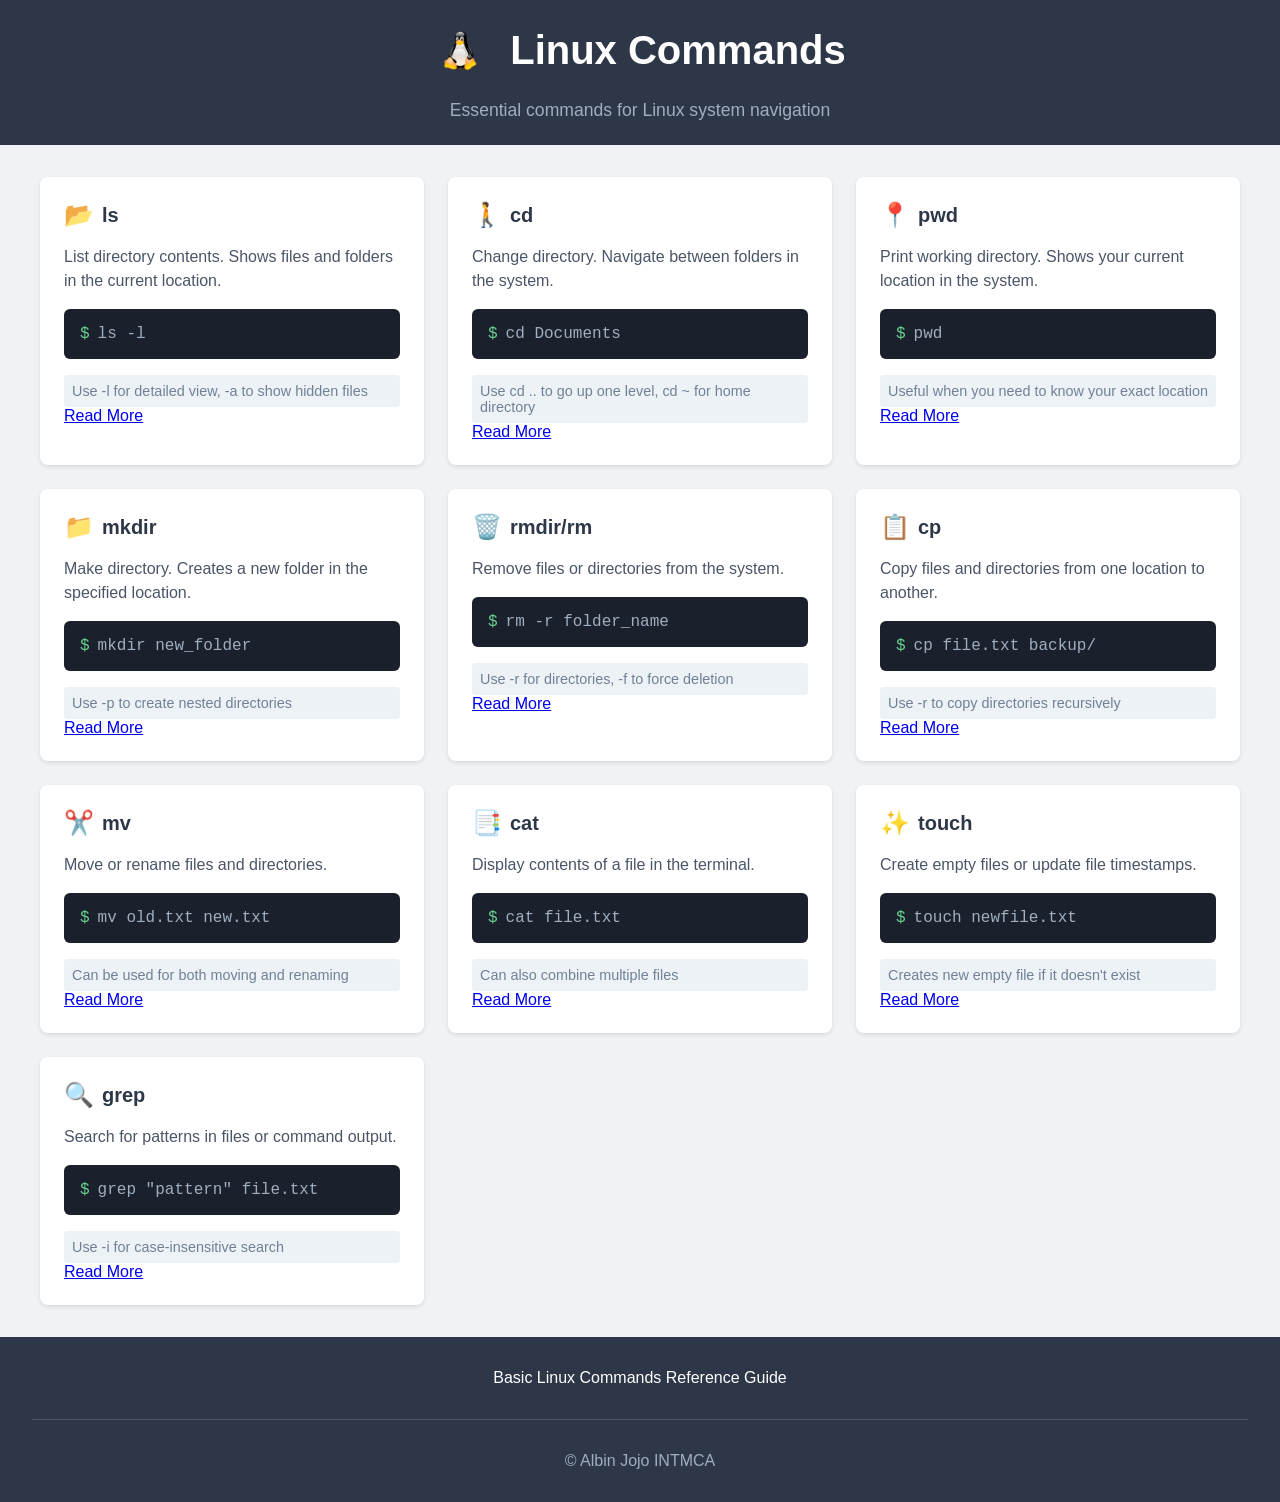
<file: index.html>
<!DOCTYPE html>
<html lang="en">
<head>
    <meta charset="UTF-8">
    <meta name="viewport" content="width=device-width, initial-scale=1.0">
    <title>Linux Commands Tutorial</title>
    <link rel="stylesheet" href="style.css">
</head>
<body>
    <header class="main-header">
        <div class="logo-container">
            <img class="logo-image" src="pngegg.png" alt="Linux Logo">  
            <h1 class="header-title">Linux Commands</h1>
        </div>
        <p class="header-subtitle">Essential commands for Linux system navigation</p>
    </header>

    <main class="main-content">
        <div class="commands-grid">
            <div class="card" onclick="location.href='ls.html'">
                <div class="card-header">
                    <span class="command-icon">📂</span>
                    <span class="command-name">ls</span>
                </div>
                <p class="command-description">List directory contents. Shows files and folders in the current location.</p>
                <div class="example-box">ls -l</div>
                <div class="usage-tips">Use -l for detailed view, -a to show hidden files</div>
                <a href="ls.html" class="read-more">Read More</a>
            </div>

            <div class="card" onclick="location.href='cd.html'">
                <div class="card-header">
                    <span class="command-icon">🚶</span>
                    <span class="command-name">cd</span>
                </div>
                <p class="command-description">Change directory. Navigate between folders in the system.</p>
                <div class="example-box">cd Documents</div>
                <div class="usage-tips">Use cd .. to go up one level, cd ~ for home directory</div>
                <a href="#" class="read-more">Read More</a>
            </div>

            <div class="card" onclick="location.href='pwd.html'">
                <div class="card-header">
                    <span class="command-icon">📍</span>
                    <span class="command-name">pwd</span>
                </div>
                <p class="command-description">Print working directory. Shows your current location in the system.</p>
                <div class="example-box">pwd</div>
                <div class="usage-tips">Useful when you need to know your exact location</div>
                <a href="#" class="read-more">Read More</a>
            </div>

            <div class="card" onclick="location.href='mkdir.html'">
                <div class="card-header">
                    <span class="command-icon">📁</span>
                    <span class="command-name">mkdir</span>
                </div>
                <p class="command-description">Make directory. Creates a new folder in the specified location.</p>
                <div class="example-box">mkdir new_folder</div>
                <div class="usage-tips">Use -p to create nested directories</div>
                <a href="#" class="read-more">Read More</a>
            </div>

            <div class="card" onclick="location.href='rmdir.html'">
                <div class="card-header">
                    <span class="command-icon">🗑️</span>
                    <span class="command-name">rmdir/rm</span>
                </div>
                <p class="command-description">Remove files or directories from the system.</p>
                <div class="example-box">rm -r folder_name</div>
                <div class="usage-tips">Use -r for directories, -f to force deletion</div>
                <a href="#" class="read-more">Read More</a>
            </div>

            <div class="card" onclick="location.href='cp.html'">
                <div class="card-header">
                    <span class="command-icon">📋</span>
                    <span class="command-name">cp</span>
                </div>
                <p class="command-description">Copy files and directories from one location to another.</p>
                <div class="example-box">cp file.txt backup/</div>
                <div class="usage-tips">Use -r to copy directories recursively</div>
                <a href="#" class="read-more">Read More</a>
            </div>

            <div class="card" onclick="location.href='mv.html'">
                <div class="card-header">
                    <span class="command-icon">✂️</span>
                    <span class="command-name">mv</span>
                </div>
                <p class="command-description">Move or rename files and directories.</p>
                <div class="example-box">mv old.txt new.txt</div>
                <div class="usage-tips">Can be used for both moving and renaming</div>
                <a href="#" class="read-more">Read More</a>
            </div>

            <div class="card" onclick="location.href='cat.html'">
                <div class="card-header">
                    <span class="command-icon">📑</span>
                    <span class="command-name">cat</span>
                </div>
                <p class="command-description">Display contents of a file in the terminal.</p>
                <div class="example-box">cat file.txt</div>
                <div class="usage-tips">Can also combine multiple files</div>
                <a href="#" class="read-more">Read More</a>
            </div>

            <div class="card" onclick="location.href='touch.html'">
                <div class="card-header">
                    <span class="command-icon">✨</span>
                    <span class="command-name">touch</span>
                </div>
                <p class="command-description">Create empty files or update file timestamps.</p>
                <div class="example-box">touch newfile.txt</div>
                <div class="usage-tips">Creates new empty file if it doesn't exist</div>
                <a href="#" class="read-more">Read More</a>
            </div>

            <div class="card" onclick="location.href='grep.html'">
                <div class="card-header">
                    <span class="command-icon">🔍</span>
                    <span class="command-name">grep</span>
                </div>
                <p class="command-description">Search for patterns in files or command output.</p>
                <div class="example-box">grep "pattern" file.txt</div>
                <div class="usage-tips">Use -i for case-insensitive search</div>
                <a href="#" class="read-more">Read More</a>
            </div>
        </div>
    </main>

    <footer class="main-footer">
        <div class="footer-content">
            <p>Basic Linux Commands Reference Guide</p>
        </div>
        <div class="footer-bottom">
            <p>&copy; Albin Jojo INTMCA</p>
        </div>
    </footer>
</body>
</html>
</file>
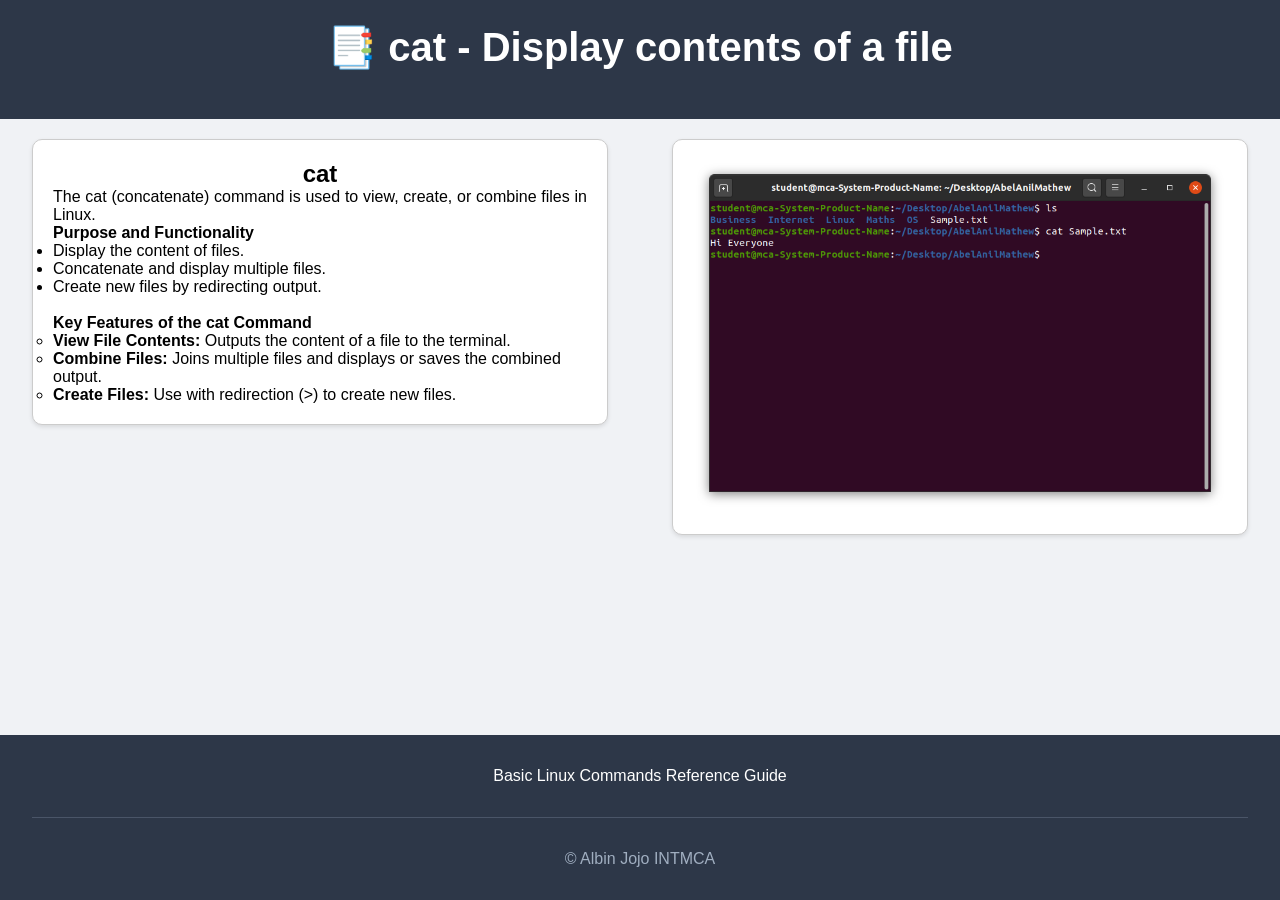
<file: cat.html>
<!DOCTYPE html>
<html lang="en">
<head>
    <meta charset="UTF-8">
    <meta name="viewport" content="width=device-width, initial-scale=1.0">
    <title>Ls-List directory contents</title>
    <link rel="stylesheet" href="style.css">
</head>
<body>
    <header class="main-header">
        <div class="logo-container">
            <h3 class="header-title">📑 cat - Display contents of a file</h3>
        </div>
    </header>
    <main class="content">
        <div class="card-container" style="display: flex; justify-content: space-around; align-items: flex-start; flex-wrap: wrap;">
            <div class="card" style="width: 45%; margin: 20px; padding: 20px; border: 1px solid #ccc; border-radius: 10px;">
                <h2 style="text-align: center;">cat</h2>
                <p style="text-align: justify;">The cat (concatenate) command is used to view, create, or combine files in Linux.<br>
                    <b>Purpose and Functionality</b><br>
                    <ul>
                        <li>Display the content of files.</li>
                        <li>Concatenate and display multiple files.</li>
                        <li>Create new files by redirecting output.</li><br>
                    <b>Key Features of the cat Command</b><br>
                    <ul>
                        <li><b>View File Contents:</b> Outputs the content of a file to the terminal.</li>
                        <li><b>Combine Files:</b> Joins multiple files and displays or saves the combined output.</li>
                        <li><b>Create Files:</b> Use with redirection (>) to create new files.</li>
                </p>
            </div>
            <div class="card" style="width: 45%; margin: 20px; padding: 20px; border: 1px solid #ccc; border-radius: 10px;">
                <div class="image-container" style="text-align: center;">
                    <img src="images/cat_1.png" alt="Image Description" style="max-width: 100%; height: auto; border-radius: 10px;">
                </div>
            </div>
        </div>
    </main>
    <footer class="main-footer">
        <div class="footer-content">
            <p>Basic Linux Commands Reference Guide</p>
        </div>
        <div class="footer-bottom">
            <p>&copy; Albin Jojo INTMCA</p>
        </div>
    </footer>
</body>
</html>
</file>
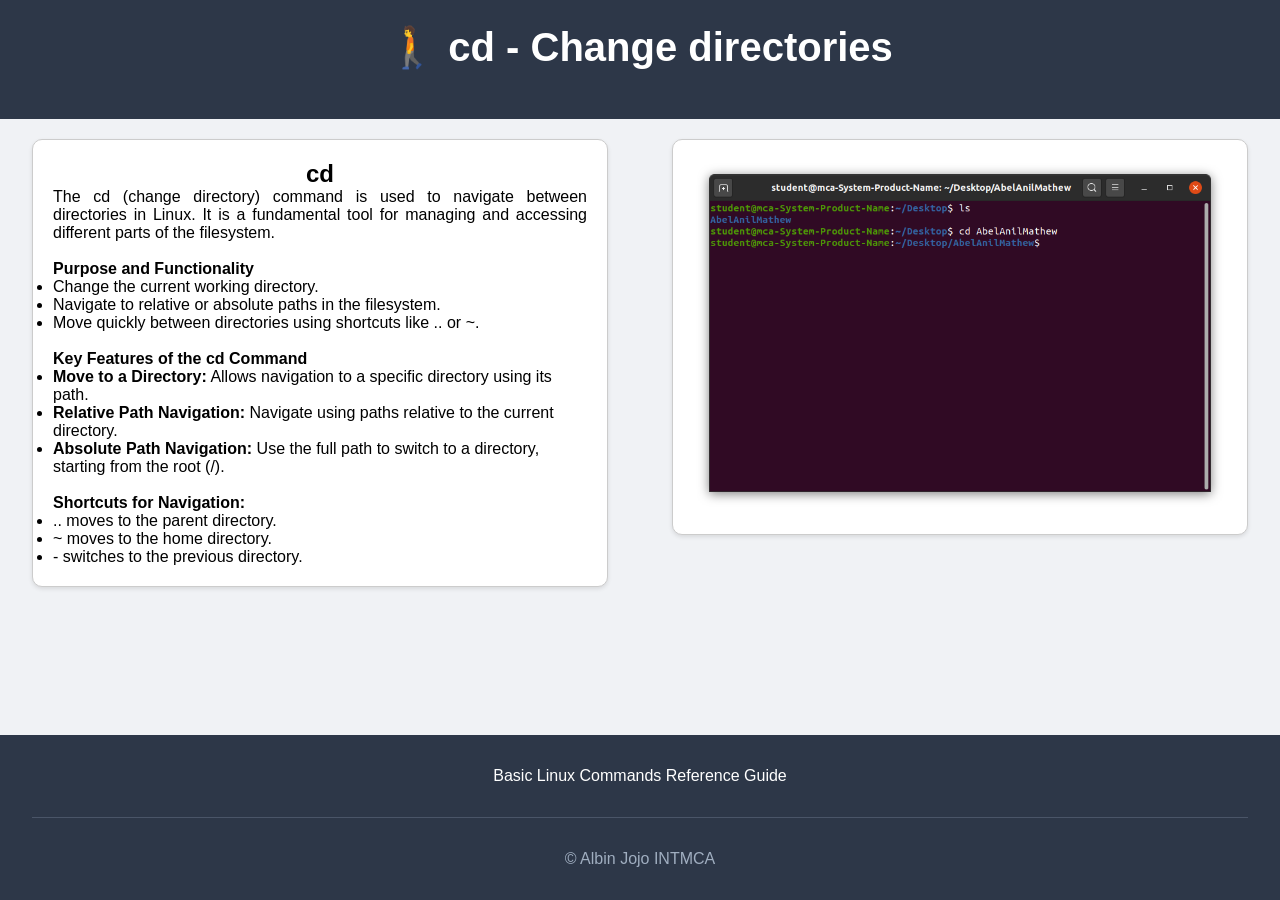
<file: cd.html>
<!DOCTYPE html>
<html lang="en">
<head>
    <meta charset="UTF-8">
    <meta name="viewport" content="width=device-width, initial-scale=1.0">
    <title>Ls-List directory contents</title>
    <link rel="stylesheet" href="style.css">
</head>
<body>
    <header class="main-header">
        <div class="logo-container">
            <h3 class="header-title">🚶 cd - Change directories</h3>
        </div>
    </header>
    <main class="content">
        <div class="card-container" style="display: flex; justify-content: space-around; align-items: flex-start; flex-wrap: wrap;">
            <div class="card" style="width: 45%; margin: 20px; padding: 20px; border: 1px solid #ccc; border-radius: 10px;">
                <h2 style="text-align: center;">cd</h2>
                <p style="text-align: justify;">The cd (change directory) command is used to navigate between directories in Linux.
                     It is a fundamental tool for managing and accessing different parts of the filesystem.
                     <div></div>
                     <br>
                    <b>Purpose and Functionality</b>
                    <br>
                    <ul>
                    <li>Change the current working directory.</li>
                    <li>Navigate to relative or absolute paths in the filesystem.</li>
                    <li>Move quickly between directories using shortcuts like .. or ~.</li>
                </ul>
                <br>
                    <b>Key Features of the cd Command</b>
                    <div></div>
                    <ul>
                    <li><b>Move to a Directory:</b> Allows navigation to a specific directory using its path.</li>
                    <li><b>Relative Path Navigation:</b> Navigate using paths relative to the current directory.</li>
                    <li><b>Absolute Path Navigation:</b> Use the full path to switch to a directory, starting from the root (/).</li>
                    </ul>
                    <br>
                    <b>Shortcuts for Navigation:</b>
                    <div></div>
                    <ul>
                    <li>.. moves to the parent directory.</li>
                   <li> ~ moves to the home directory.</li>
                    <li>- switches to the previous directory.</li>
                    </ul>
                     </p>
            </div>
            <div class="card" style="width: 45%; margin: 20px; padding: 20px; border: 1px solid #ccc; border-radius: 10px;">
                <div class="image-container" style="text-align: center;">
                    <img src="images/cd_1.png" alt="Image Description" style="max-width: 100%; height: auto; border-radius: 10px;">
                </div>
            </div>
        </div>
    </main>
    <footer class="main-footer">
        <div class="footer-content">
            <p>Basic Linux Commands Reference Guide</p>
        </div>
        <div class="footer-bottom">
            <p>&copy; Albin Jojo INTMCA</p>
        </div>
    </footer>
</body>
</html>
</file>
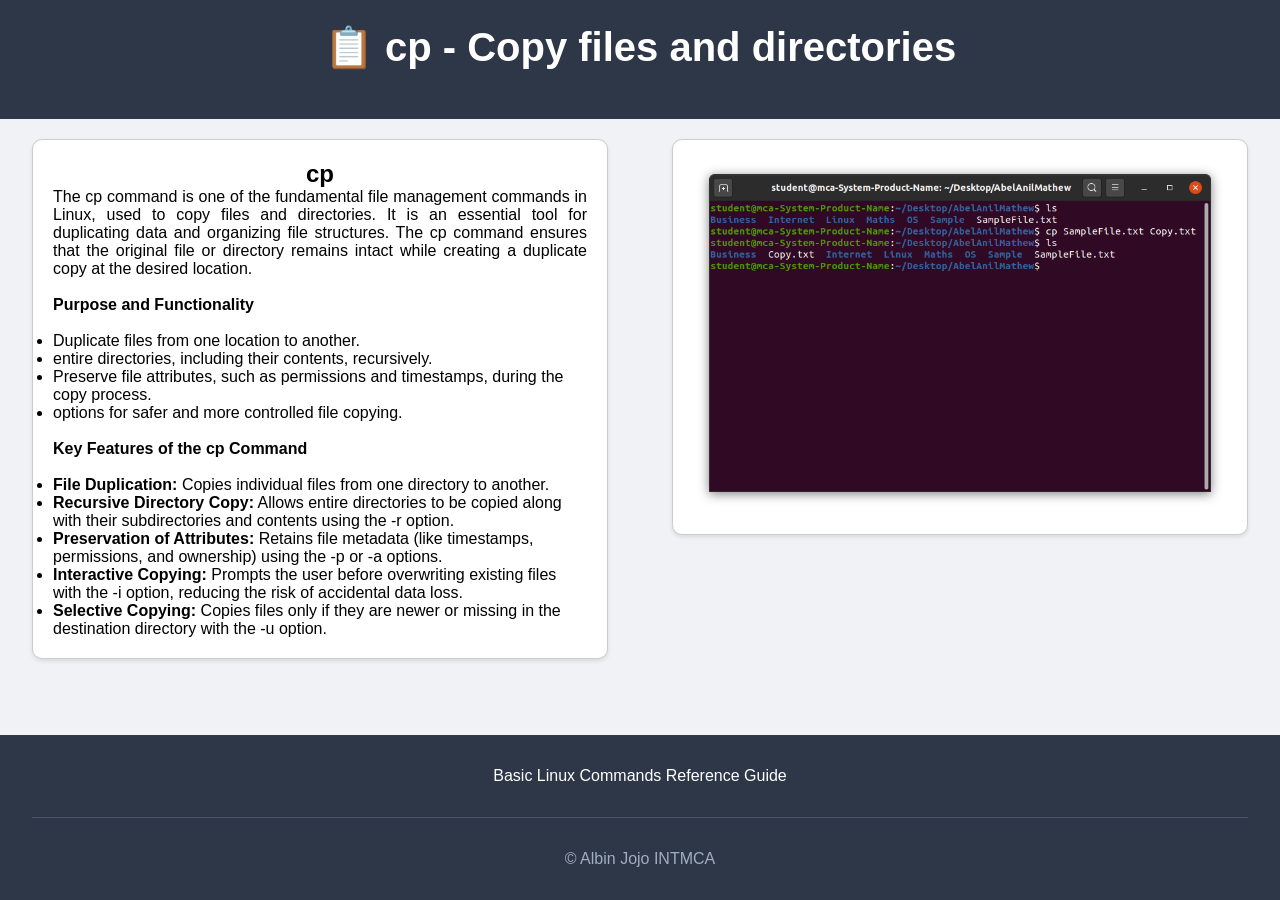
<file: cp.html>
<!DOCTYPE html>
<html lang="en">
<head>
    <meta charset="UTF-8">
    <meta name="viewport" content="width=device-width, initial-scale=1.0">
    <title>Ls-List directory contents</title>
    <link rel="stylesheet" href="style.css">
</head>
<body>
    <header class="main-header">
        <div class="logo-container">
            <h3 class="header-title">📋 cp - Copy files and directories</h3>
        </div>
    </header>
    <main class="content">
        <div class="card-container" style="display: flex; justify-content: space-around; align-items: flex-start; flex-wrap: wrap;">
            <div class="card" style="width: 45%; margin: 20px; padding: 20px; border: 1px solid #ccc; border-radius: 10px;">
                <h2 style="text-align: center;">cp</h2>
                <p style="text-align: justify;">The cp command is one of the fundamental file management commands in Linux, 
                    used to copy files and directories. It is an essential tool for duplicating data and organizing file structures. 
                    The cp command ensures that the original file or directory remains intact while creating a duplicate copy at the desired location.</p>
                    <br>
                    <article><b>Purpose and Functionality</b>
                        <div></div>
                    <br>
                    <ul>
                        <li>Duplicate files from one location to another.</li>
                        <li> entire directories, including their contents, recursively.</li>
                        <li>Preserve file attributes, such as permissions and timestamps, during the copy process.</li>
                        <li> options for safer and more controlled file copying.</li>
                    </ul>
                    </article>
                    <br>
                    <article><b>Key Features of the cp Command</b>
                    <div></div><br>
                    <ul>
                        <li><b>File Duplication:</b> Copies individual files from one directory to another.</li>
                        <li><b>Recursive Directory Copy:</b> Allows entire directories to be copied along with their subdirectories and contents using the -r option.</li>
                        <li><b>Preservation of Attributes:</b> Retains file metadata (like timestamps, permissions, and ownership) using the -p or -a options.</li>
                        <li><b>Interactive Copying:</b> Prompts the user before overwriting existing files with the -i option, reducing the risk of accidental data loss.</li>
                        <li><b>Selective Copying:</b> Copies files only if they are newer or missing in the destination directory with the -u option.</li>
                    </ul>
                    </article>
            </div>
            <div class="card" style="width: 45%; margin: 20px; padding: 20px; border: 1px solid #ccc; border-radius: 10px;">
                <div class="image-container" style="text-align: center;">
                    <img src="images/cp_1.png" alt="Image Description" style="max-width: 100%; height: auto; border-radius: 10px;">
                </div>
            </div>
        </div>
    </main>
    <footer class="main-footer">
        <div class="footer-content">
            <p>Basic Linux Commands Reference Guide</p>
        </div>
        <div class="footer-bottom">
            <p>&copy; Albin Jojo INTMCA</p>
        </div>
    </footer>
</body>
</html>
</file>
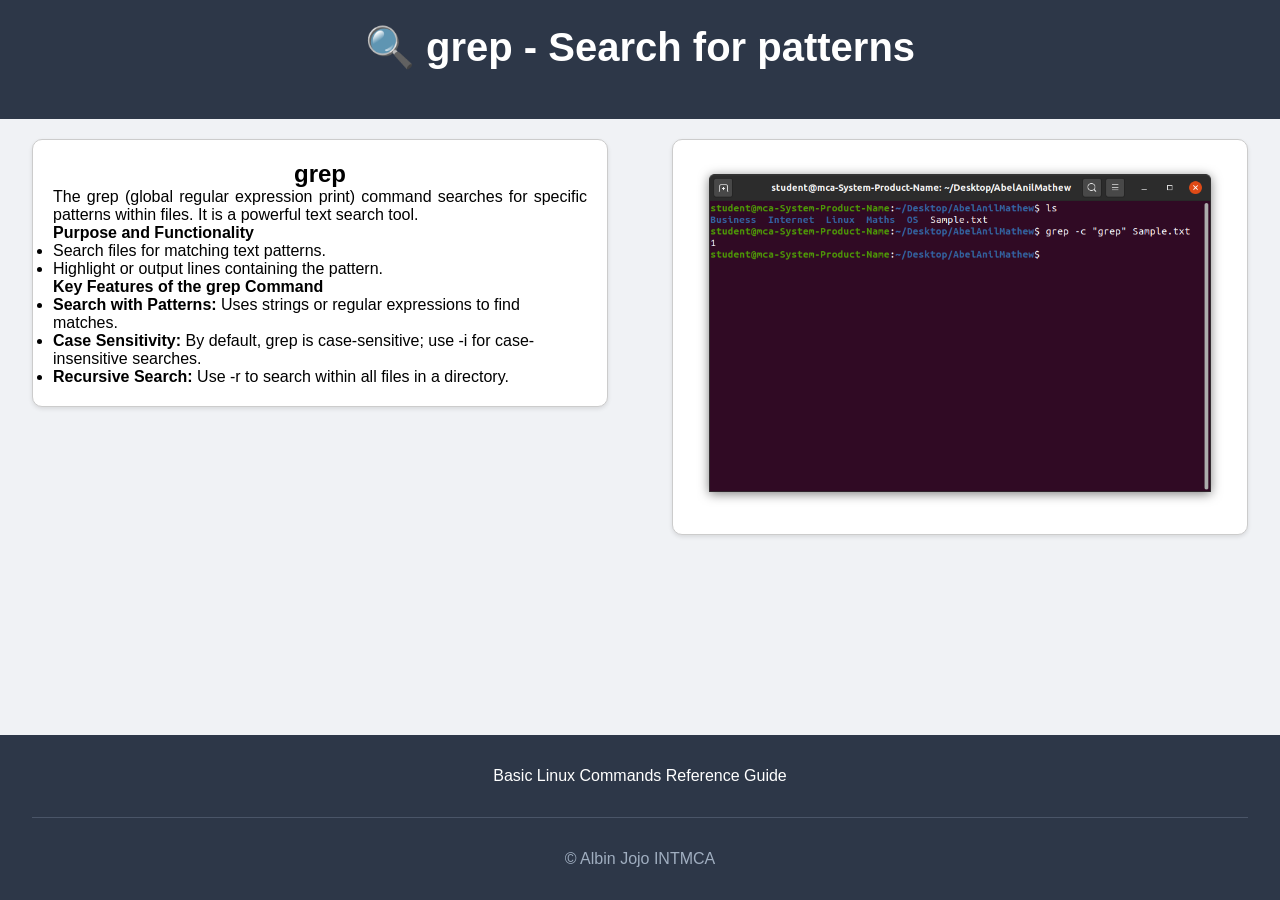
<file: grep.html>
<!DOCTYPE html>
<html lang="en">
<head>
    <meta charset="UTF-8">
    <meta name="viewport" content="width=device-width, initial-scale=1.0">
    <title>Ls-List directory contents</title>
    <link rel="stylesheet" href="style.css">
</head>
<body>
    <header class="main-header">
        <div class="logo-container">
            <h3 class="header-title">🔍 grep - Search for patterns</h3>
        </div>
    </header>
    <main class="content">
        <div class="card-container" style="display: flex; justify-content: space-around; align-items: flex-start; flex-wrap: wrap;">
            <div class="card" style="width: 45%; margin: 20px; padding: 20px; border: 1px solid #ccc; border-radius: 10px;">
                <h2 style="text-align: center;">grep</h2>
                <p style="text-align: justify;">The grep (global regular expression print) command searches for specific patterns within files.
                     It is a powerful text search tool.<br>
                     <b>Purpose and Functionality</b><br>
                     <ul>
                         <li>Search files for matching text patterns.</li>
                         <li>Highlight or output lines containing the pattern.</li>
                     </ul>
                     <div></div>
                     <b>Key Features of the grep Command</b><br>
                     <div></div>
                     <ul>
                         <li><b>Search with Patterns:</b> Uses strings or regular expressions to find matches.</li>
                         <li><b>Case Sensitivity:</b> By default, grep is case-sensitive; use -i for case-insensitive searches.</li>
                         <li><b>Recursive Search:</b> Use -r to search within all files in a directory.</li>
                     </ul>
                    </p>
            </div>
            <div class="card" style="width: 45%; margin: 20px; padding: 20px; border: 1px solid #ccc; border-radius: 10px;">
                <div class="image-container" style="text-align: center;">
                    <img src="images/grep_2.png" alt="Image Description" style="max-width: 100%; height: auto; border-radius: 10px;">
                </div>
            </div>
        </div>
    </main>
    <footer class="main-footer">
        <div class="footer-content">
            <p>Basic Linux Commands Reference Guide</p>
        </div>
        <div class="footer-bottom">
            <p>&copy; Albin Jojo INTMCA</p>
        </div>
    </footer>
</body>
</html>
</file>
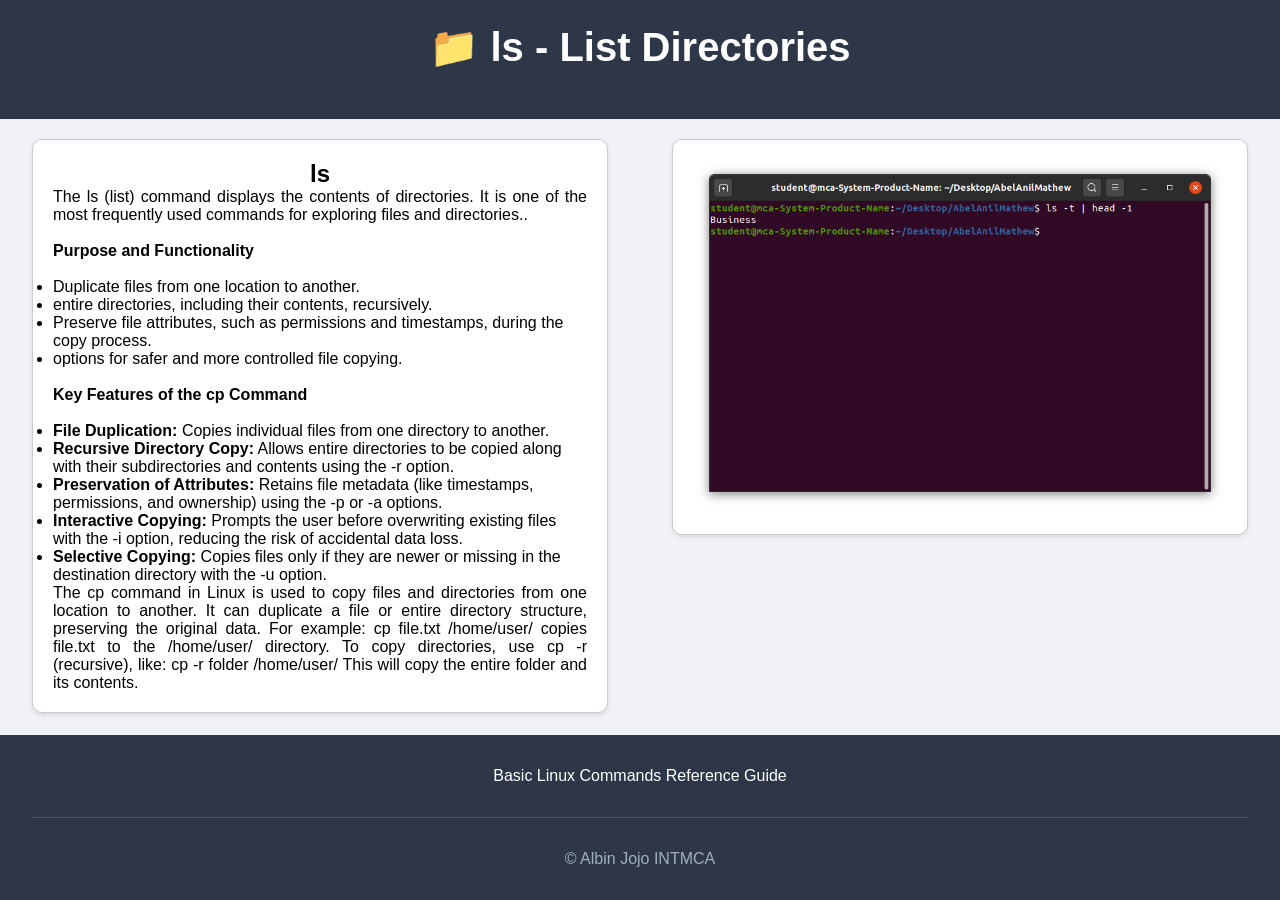
<file: ls.html>
<!DOCTYPE html>
<html lang="en">
<head>
    <meta charset="UTF-8">
    <meta name="viewport" content="width=device-width, initial-scale=1.0">
    <title>Ls-List directory contents</title>
    <link rel="stylesheet" href="style.css">
</head>
<body>
    <header class="main-header">
        <div class="logo-container">
            <h3 class="header-title">📁 ls - List Directories</h3>
        </div>
    </header>
    <main class="content">
        <div class="card-container" style="display: flex; justify-content: space-around; align-items: flex-start; flex-wrap: wrap;">
            <div class="card" style="width: 45%; margin: 20px; padding: 20px; border: 1px solid #ccc; border-radius: 10px;">
                <h2 style="text-align: center;">ls</h2>
                <p style="text-align: justify;">The ls (list) command displays the contents of directories. 
                    It is one of the most frequently used commands for exploring files and directories..</p>
                    <br>
                    <article><b>Purpose and Functionality</b>
                        <div></div>
                    <br>
                    <ul>
                        <li>Duplicate files from one location to another.</li>
                        <li> entire directories, including their contents, recursively.</li>
                        <li>Preserve file attributes, such as permissions and timestamps, during the copy process.</li>
                        <li> options for safer and more controlled file copying.</li>
                    </ul>
                    </article>
                    <br>
                    <article><b>Key Features of the cp Command</b>
                    <div></div><br>
                    <ul>
                        <li><b>File Duplication:</b> Copies individual files from one directory to another.</li>
                        <li><b>Recursive Directory Copy:</b> Allows entire directories to be copied along with their subdirectories and contents using the -r option.</li>
                        <li><b>Preservation of Attributes:</b> Retains file metadata (like timestamps, permissions, and ownership) using the -p or -a options.</li>
                        <li><b>Interactive Copying:</b> Prompts the user before overwriting existing files with the -i option, reducing the risk of accidental data loss.</li>
                        <li><b>Selective Copying:</b> Copies files only if they are newer or missing in the destination directory with the -u option.</li>
                    </ul>
                    </article>
                <p style="text-align: justify;">The cp command in Linux is used to copy files and directories from one location to another.
                    It can duplicate a file or entire directory structure, preserving the original data.
                    For example:
                    cp file.txt /home/user/ copies file.txt to the /home/user/ directory.
                    
                    To copy directories, use cp -r (recursive), like:
                    cp -r folder /home/user/
                    
                    This will copy the entire folder and its contents. </p>
            </div>
            <div class="card" style="width: 45%; margin: 20px; padding: 20px; border: 1px solid #ccc; border-radius: 10px;">
                <div class="image-container" style="text-align: center;">
                    <img src="images/ls_1.png" alt="Image Description" style="max-width: 100%; height: auto; border-radius: 10px;">
                </div>
            </div>
        </div>
    </main>
    <footer class="main-footer">
        <div class="footer-content">
            <p>Basic Linux Commands Reference Guide</p>
        </div>
        <div class="footer-bottom">
            <p>&copy; Albin Jojo INTMCA</p>
        </div>
    </footer>
</body>
</html>
</file>
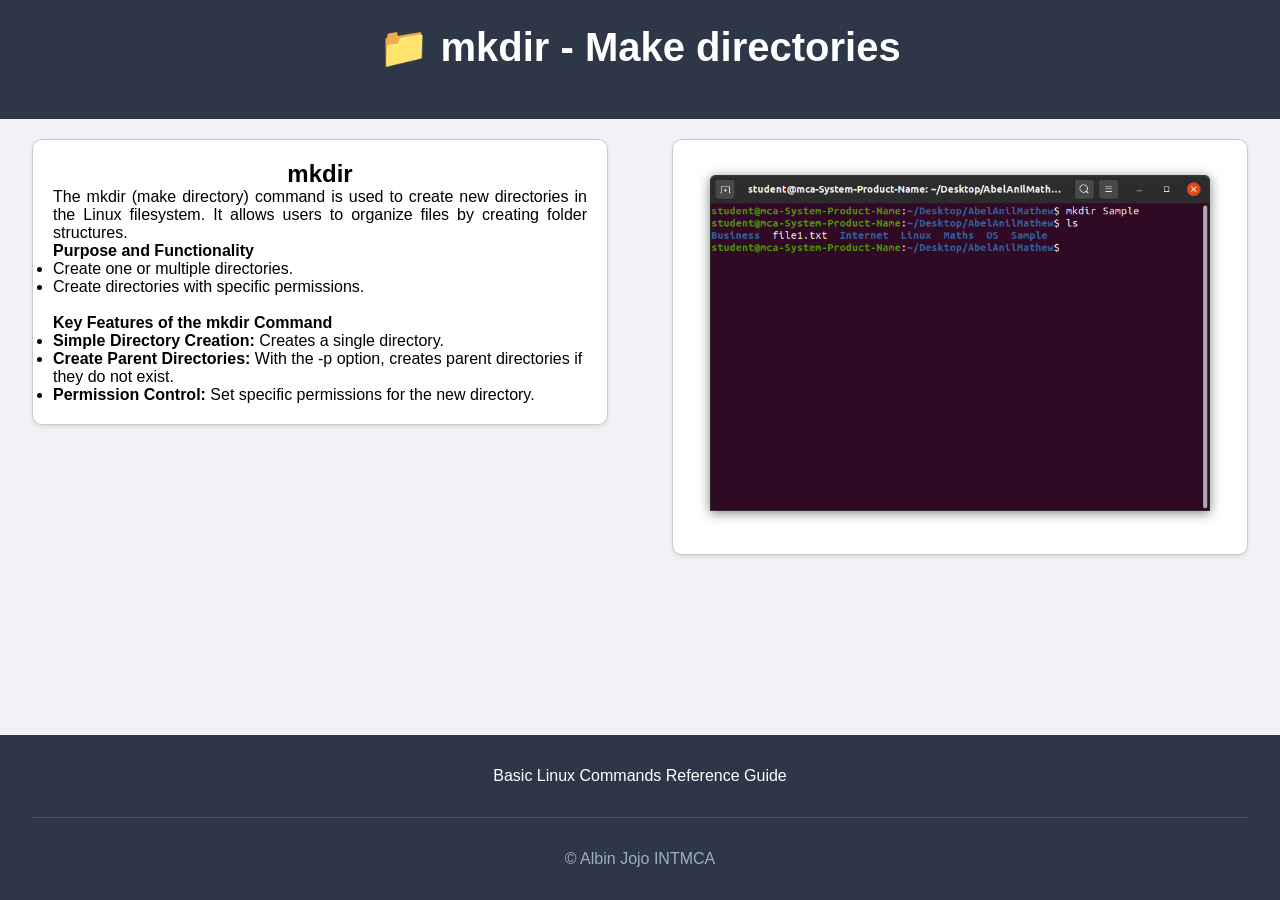
<file: mkdir.html>
<!DOCTYPE html>
<html lang="en">
<head>
    <meta charset="UTF-8">
    <meta name="viewport" content="width=device-width, initial-scale=1.0">
    <title>Ls-List directory contents</title>
    <link rel="stylesheet" href="style.css">
</head>
<body>
    <header class="main-header">
        <div class="logo-container">
            <h3 class="header-title">📁 mkdir - Make directories</h3>
        </div>
    </header>
    <main class="content">
        <div class="card-container" style="display: flex; justify-content: space-around; align-items: flex-start; flex-wrap: wrap;">
            <div class="card" style="width: 45%; margin: 20px; padding: 20px; border: 1px solid #ccc; border-radius: 10px;">
                <h2 style="text-align: center;">mkdir</h2>
                <p style="text-align: justify;">The mkdir (make directory) command is used to create new directories in the Linux filesystem.
                     It allows users to organize files by creating folder structures.
                     <ul>
                        <b>Purpose and Functionality</b>
                    <li>Create one or multiple directories.</li>
                    <li>Create directories with specific permissions.</li>
                    </ul>
                    <br>
                    <b>Key Features of the mkdir Command</b>
                    <div></div>
                    <ul>
                        <li><b>Simple Directory Creation:</b> Creates a single directory.</li>
                        <li><b>Create Parent Directories:</b> With the -p option, creates parent directories if they do not exist.</li>
                        <li><b>Permission Control:</b> Set specific permissions for the new directory.</li>
                    </ul> 
                    </p>
            </div>
            <div class="card" style="width: 45%; margin: 20px; padding: 20px; border: 1px solid #ccc; border-radius: 10px;">
                <div class="image-container" style="text-align: center;">
                    <img src="images/mkdir_1.png" alt="Image Description" style="max-width: 100%; height: auto; border-radius: 10px;">
                </div>
            </div>
        </div>
    </main>
    <footer class="main-footer">
        <div class="footer-content">
            <p>Basic Linux Commands Reference Guide</p>
        </div>
        <div class="footer-bottom">
            <p>&copy; Albin Jojo INTMCA</p>
        </div>
    </footer>
</body>
</html>
</file>
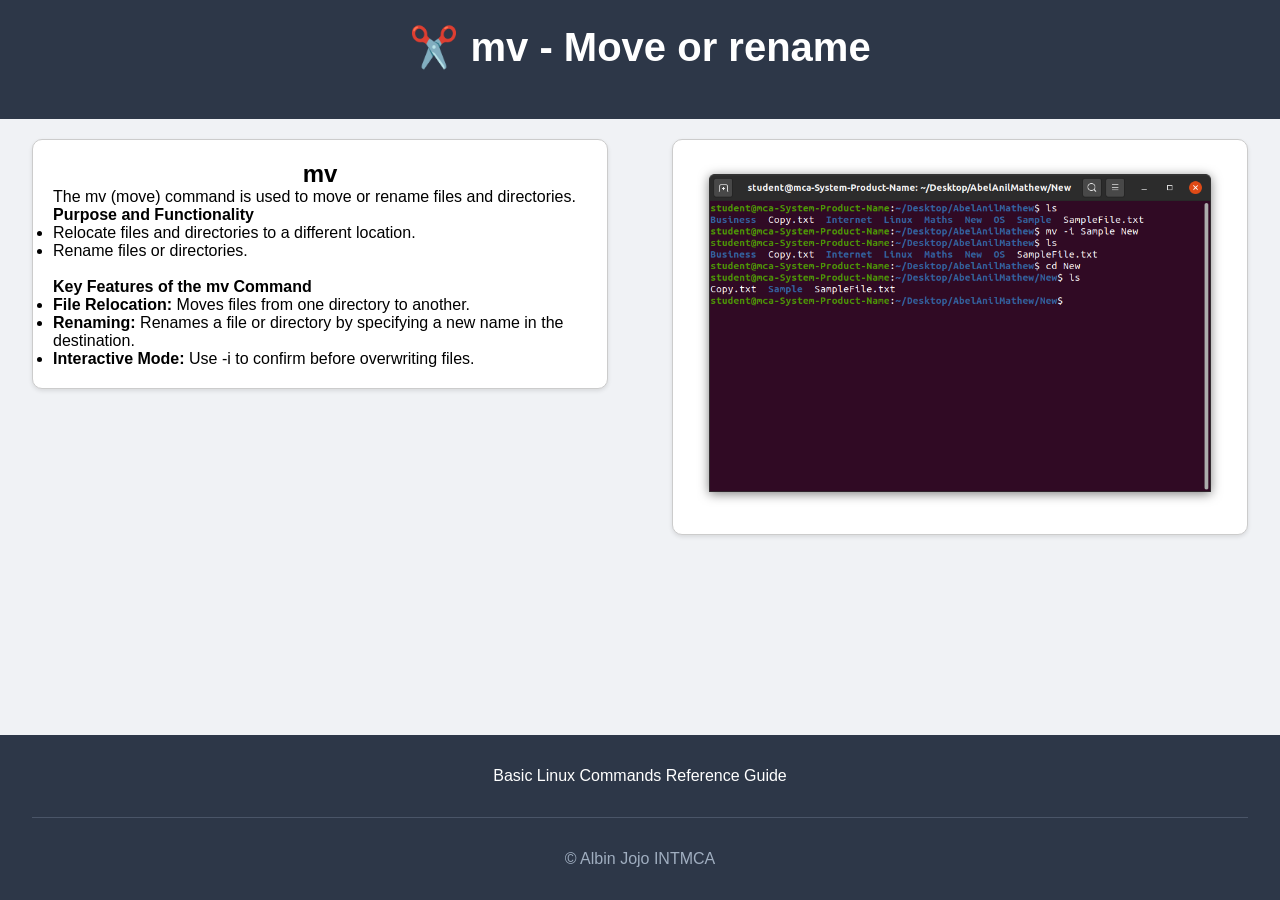
<file: mv.html>
<!DOCTYPE html>
<html lang="en">
<head>
    <meta charset="UTF-8">
    <meta name="viewport" content="width=device-width, initial-scale=1.0">
    <title>Ls-List directory contents</title>
    <link rel="stylesheet" href="style.css">
</head>
<body>
    <header class="main-header">
        <div class="logo-container">
            <h3 class="header-title">✂️ mv - Move or rename </h3>
        </div>
    </header>
    <main class="content">
        <div class="card-container" style="display: flex; justify-content: space-around; align-items: flex-start; flex-wrap: wrap;">
            <div class="card" style="width: 45%; margin: 20px; padding: 20px; border: 1px solid #ccc; border-radius: 10px;">
                <h2 style="text-align: center;">mv</h2>
                <p style="text-align: justify;">The mv (move) command is used to move or rename files and directories.<br>
                    <b>Purpose and Functionality</b><br>
                    <ul>
                        <li>Relocate files and directories to a different location.</li>
                        <li>Rename files or directories.</li>
                    </ul>
                    <br>
                    <b>Key Features of the mv Command</b>
                    <div></div>
                    <ul>
                        <li><b>File Relocation:</b> Moves files from one directory to another.</li>
                        <li><b>Renaming:</b> Renames a file or directory by specifying a new name in the destination.</li>
                        <li><b>Interactive Mode:</b> Use -i to confirm before overwriting files.</li>
                    </ul>
                </p>
            </div>
            <div class="card" style="width: 45%; margin: 20px; padding: 20px; border: 1px solid #ccc; border-radius: 10px;">
                <div class="image-container" style="text-align: center;">
                    <img src="images/mv_1.png" alt="Image Description" style="max-width: 100%; height: auto; border-radius: 10px;">
                </div>
            </div>
        </div>
    </main>
    <footer class="main-footer">
        <div class="footer-content">
            <p>Basic Linux Commands Reference Guide</p>
        </div>
        <div class="footer-bottom">
            <p>&copy; Albin Jojo INTMCA</p>
        </div>
    </footer>
</body>
</html>
</file>
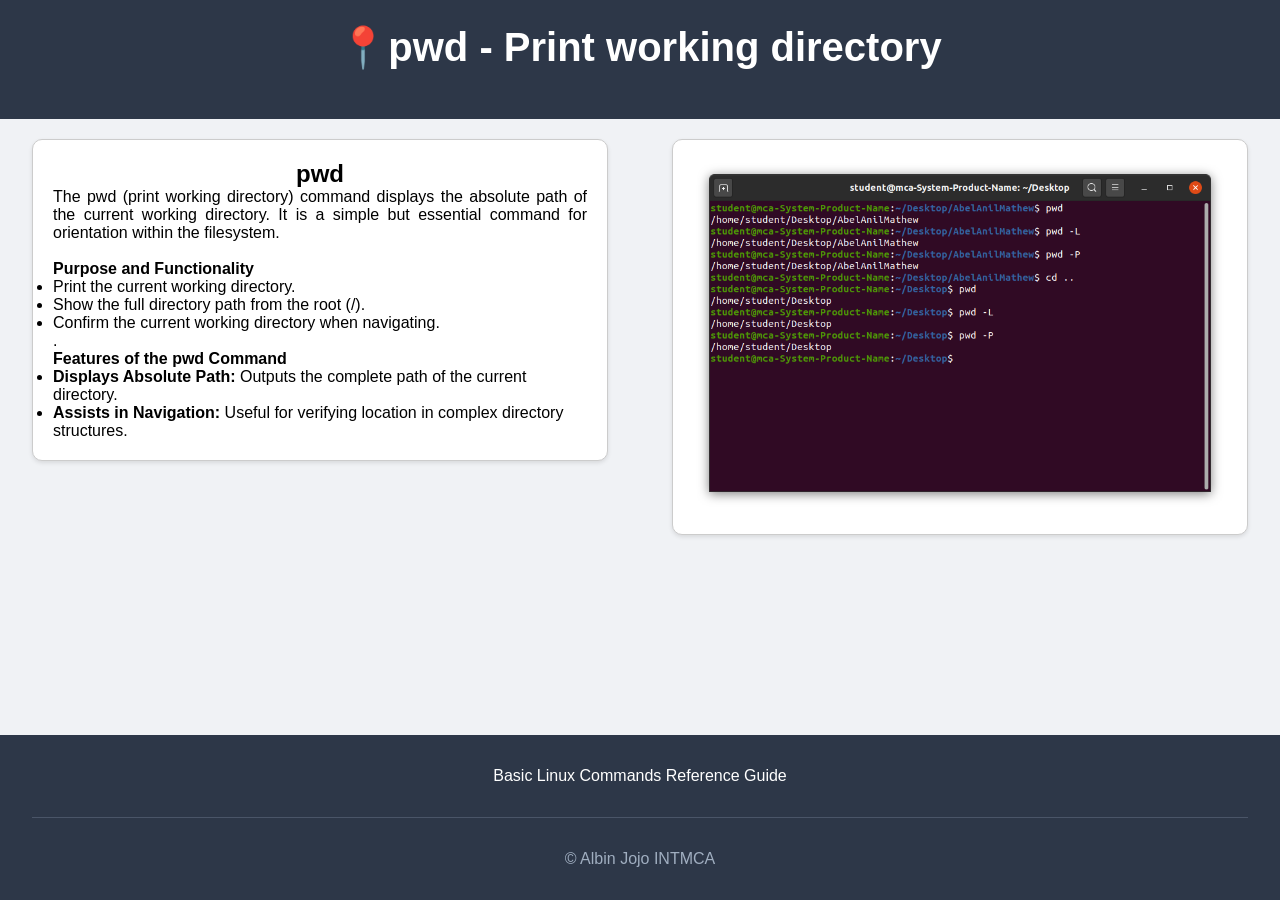
<file: pwd.html>
<!DOCTYPE html>
<html lang="en">
<head>
    <meta charset="UTF-8">
    <meta name="viewport" content="width=device-width, initial-scale=1.0">
    <title>Ls-List directory contents</title>
    <link rel="stylesheet" href="style.css">
</head>
<body>
    <header class="main-header">
        <div class="logo-container">
            <h3 class="header-title">📍pwd - Print working directory</h3>
        </div>
    </header>
    <main class="content">
        <div class="card-container" style="display: flex; justify-content: space-around; align-items: flex-start; flex-wrap: wrap;">
            <div class="card" style="width: 45%; margin: 20px; padding: 20px; border: 1px solid #ccc; border-radius: 10px;">
                <h2 style="text-align: center;">pwd</h2>
                <p style="text-align: justify;">The pwd (print working directory) command displays the absolute path of the current working directory.
                     It is a simple but essential command for orientation within the filesystem.
                     <div></div>
                     <br>
                     <b>Purpose and Functionality</b>
                     <ul>
                         <li>Print the current working directory.</li>
                         <li>Show the full directory path from the root (/).</li>
                         <li>Confirm the current working directory when navigating.</li>
                         <div></div></ul>.
                     <div></div>
                     <b>Features of the pwd Command</b>
                     <br>
                     <ul>
                         <li><b>Displays Absolute Path:</b> Outputs the complete path of the current directory.</li>
                         <li><b>Assists in Navigation:</b> Useful for verifying location in complex directory structures.</li>
                     </ul>
                     </p>
            </div>
            <div class="card" style="width: 45%; margin: 20px; padding: 20px; border: 1px solid #ccc; border-radius: 10px;">
                <div class="image-container" style="text-align: center;">
                    <img src="images/pwd_1.png" alt="Image Description" style="max-width: 100%; height: auto; border-radius: 10px;">
                </div>
            </div>
        </div>
    </main>
    <footer class="main-footer">
        <div class="footer-content">
            <p>Basic Linux Commands Reference Guide</p>
        </div>
        <div class="footer-bottom">
            <p>&copy; Albin Jojo INTMCA</p>
        </div>
    </footer>
</body>
</html>
</file>
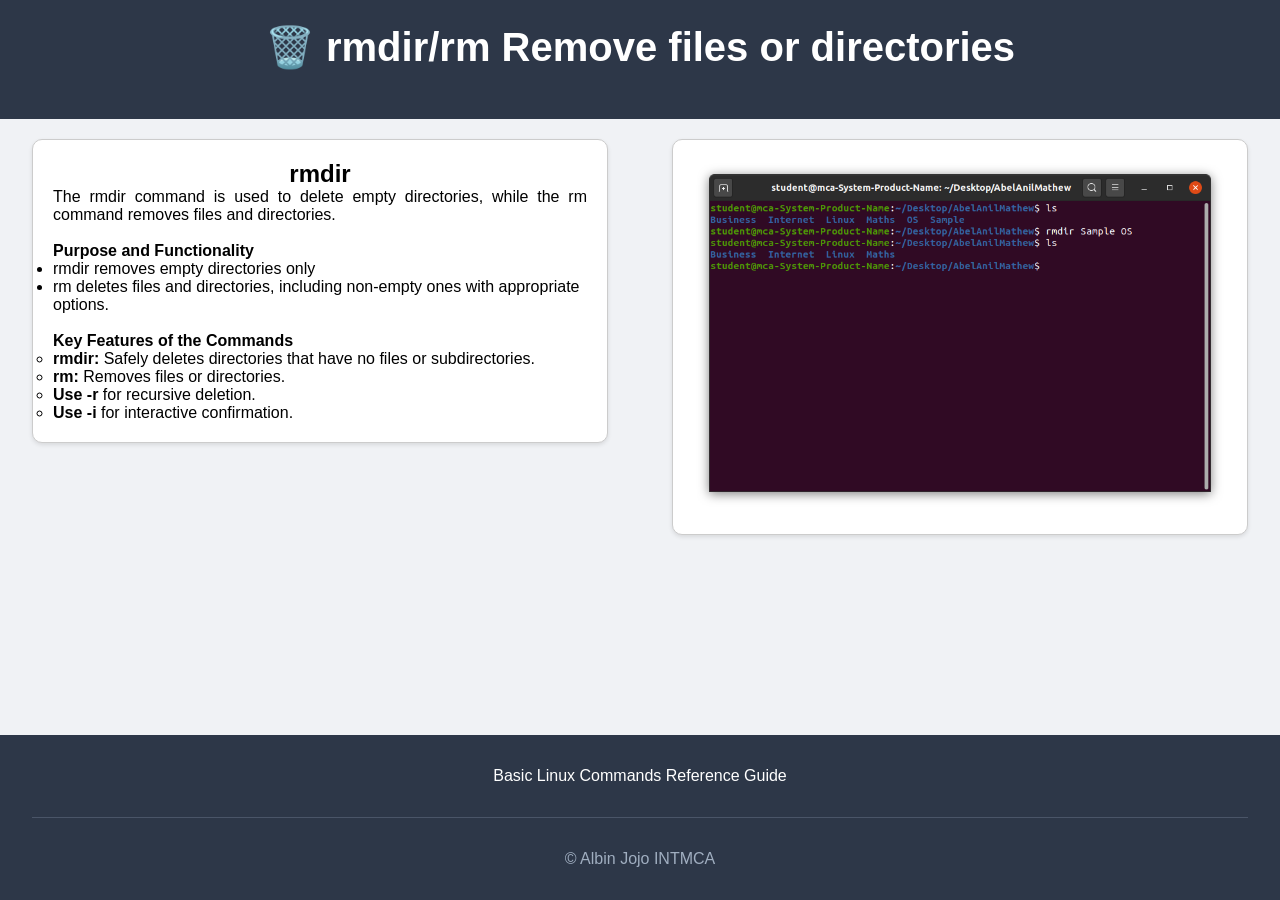
<file: rmdir.html>
<!DOCTYPE html>
<html lang="en">
<head>
    <meta charset="UTF-8">
    <meta name="viewport" content="width=device-width, initial-scale=1.0">
    <title>Ls-List directory contents</title>
    <link rel="stylesheet" href="style.css">
</head>
<body>
    <header class="main-header">
        <div class="logo-container">
            <h3 class="header-title">🗑️ rmdir/rm Remove files or directories</h3>
        </div>
    </header>
    <main class="content">
        <div class="card-container" style="display: flex; justify-content: space-around; align-items: flex-start; flex-wrap: wrap;">
            <div class="card" style="width: 45%; margin: 20px; padding: 20px; border: 1px solid #ccc; border-radius: 10px;">
                <h2 style="text-align: center;">rmdir</h2>
                <p style="text-align: justify;">The rmdir command is used to delete empty directories, while the rm command removes files and directories.

                    <ul>
                        <br>
                        <b>Purpose and Functionality</b>
                        <li>rmdir removes empty directories only</li>
                        <li>rm deletes files and directories, including non-empty ones with appropriate options.</li>
                    <br>
                    <b>Key Features of the Commands</b>
                    <br>
                    <ul>
                        <li><b>rmdir:</b> Safely deletes directories that have no files or subdirectories.</li>
                        <li><b>rm:</b> Removes files or directories.</li>
                        <li><b>Use -r</b> for recursive deletion.</li>
                        <li><b>Use -i</b> for interactive confirmation.</li>
                    </ul>            
                </p>
            </div>
            <div class="card" style="width: 45%; margin: 20px; padding: 20px; border: 1px solid #ccc; border-radius: 10px;">
                <div class="image-container" style="text-align: center;">
                    <img src="images/rmdir_1.png" alt="Image Description" style="max-width: 100%; height: auto; border-radius: 10px;">
                </div>
            </div>
        </div>
    </main>
    <footer class="main-footer">
        <div class="footer-content">
            <p>Basic Linux Commands Reference Guide</p>
        </div>
        <div class="footer-bottom">
            <p>&copy; Albin Jojo INTMCA</p>
        </div>
    </footer>
</body>
</html>
</file>
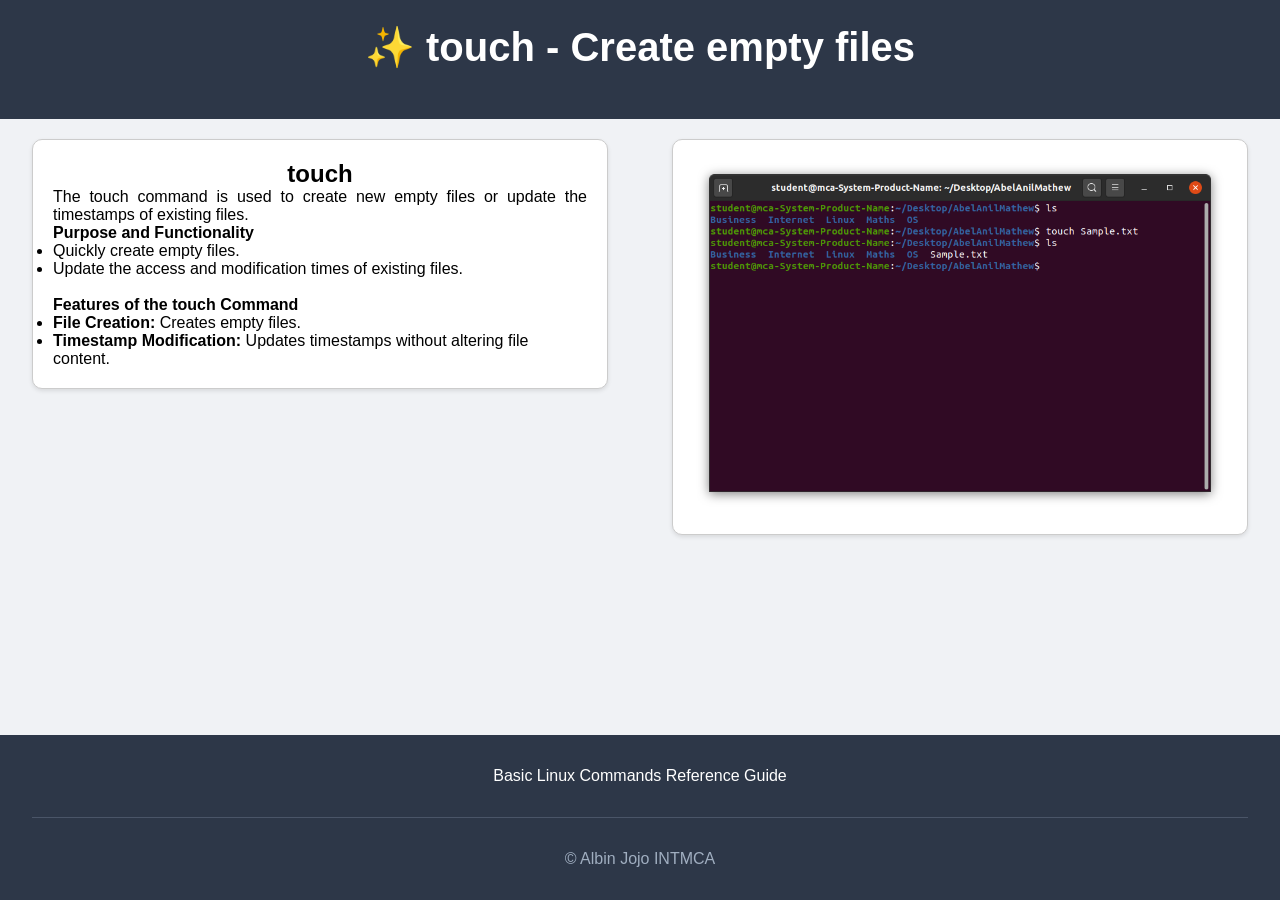
<file: touch.html>
<!DOCTYPE html>
<html lang="en">
<head>
    <meta charset="UTF-8">
    <meta name="viewport" content="width=device-width, initial-scale=1.0">
    <title>Ls-List directory contents</title>
    <link rel="stylesheet" href="style.css">
</head>
<body>
    <header class="main-header">
        <div class="logo-container">
            <h3 class="header-title">✨ touch - Create empty files</h3>
        </div>
    </header>
    <main class="content">
        <div class="card-container" style="display: flex; justify-content: space-around; align-items: flex-start; flex-wrap: wrap;">
            <div class="card" style="width: 45%; margin: 20px; padding: 20px; border: 1px solid #ccc; border-radius: 10px;">
                <h2 style="text-align: center;">touch</h2>
                <p style="text-align: justify;">The touch command is used to create new empty files or update the timestamps of existing files.<br>
                    <b>Purpose and Functionality</b><br>
                    <ul>
                        <li>Quickly create empty files.</li>
                        <li>Update the access and modification times of existing files.</li>
                    </ul>
                    <br>
                    <b> Features of the touch Command</b><br>
                    <ul>
                    <li><b>File Creation:</b> Creates empty files.</li>
                    <li><b>Timestamp Modification:</b> Updates timestamps without altering file content.</li>
                    </ul>
                </p>
            </div>
            <div class="card" style="width: 45%; margin: 20px; padding: 20px; border: 1px solid #ccc; border-radius: 10px;">
                <div class="image-container" style="text-align: center;">
                    <img src="images/touch_0.png" alt="Image Description" style="max-width: 100%; height: auto; border-radius: 10px;">
                </div>
            </div>
        </div>
    </main>
    <footer class="main-footer">
        <div class="footer-content">
            <p>Basic Linux Commands Reference Guide</p>
        </div>
        <div class="footer-bottom">
            <p>&copy; Albin Jojo INTMCA</p>
        </div>
    </footer>
</body>
</html>
</file>
<file: style.css>
* {
    margin: 0;
    padding: 0;
    box-sizing: border-box;
    font-family: 'Arial', sans-serif;
}

body {
    background-color: #f0f2f5;
    min-height: 100vh;
    display: flex;
    flex-direction: column;
}

.main-header {
    background: #2d3748;
    color: white;
    padding: 1.5rem;
    text-align: center;
}

.logo-container {
    display: flex;
    align-items: center;
    justify-content: center;
    gap: 1rem;
    margin-bottom: 1rem;
}

.logo-image {
    width: 60px;
    height: 60px;
}

.header-title {
    font-size: 2.5rem;
    margin-bottom: 0.5rem;
}

.header-subtitle {
    color: #a0aec0;
    font-size: 1.1rem;
}

.main-content {
    padding: 2rem;
    flex: 1;
}

.commands-grid {
    display: grid;
    grid-template-columns: repeat(auto-fit, minmax(300px, 1fr));
    gap: 1.5rem;
    max-width: 1200px;
    margin: 0 auto;
}

.card {
    background: white;
    border-radius: 8px;
    padding: 1.5rem;
    box-shadow: 0 2px 4px rgba(0,0,0,0.1);
    transition: transform 0.2s, box-shadow 0.2s;
}

.card:hover {
    transform: translateY(-5px);
    box-shadow: 0 4px 8px rgba(0,0,0,0.2);
}

.card-header {
    display: flex;
    align-items: center;
    margin-bottom: 1rem;
}

.command-icon {
    font-size: 1.5rem;
    margin-right: 0.5rem;
}

.command-name {
    font-size: 1.25rem;
    font-weight: bold;
    color: #2d3748;
}

.command-description {
    color: #4a5568;
    margin-bottom: 1rem;
    line-height: 1.5;
}

.example-box {
    background: #1a202c;
    color: #a0aec0;
    padding: 1rem;
    border-radius: 6px;
    font-family: 'Courier New', monospace;
    margin-bottom: 1rem;
}

.example-box::before {
    content: "$";
    color: #68d391;
    margin-right: 0.5rem;
}

.usage-tips {
    font-size: 0.9rem;
    color: #718096;
    padding: 0.5rem;
    background: #edf2f7;
    border-radius: 4px;
}

.main-footer {
    background: #2d3748;
    color: white;
    padding: 2rem;
    margin-top: auto;
}

.footer-content {
    max-width: 1200px;
    margin: 0 auto;
    display: grid;
    grid-template-columns: repeat(auto-fit, minmax(250px, 1fr));
    gap: 2rem;
    text-align: center;
}

.footer-bottom {
    text-align: center;
    padding-top: 2rem;
    margin-top: 2rem;
    border-top: 1px solid #4a5568;
    color: #a0aec0;
}

@media (max-width: 768px) {
    .commands-grid {
        grid-template-columns: 1fr;
    }
    
    .main-content {
        padding: 1rem;
    }

    .header-title {
        font-size: 2rem;
    }

    .logo-image {
        width: 50px;
        height: 50px;
    }
}
</file>
